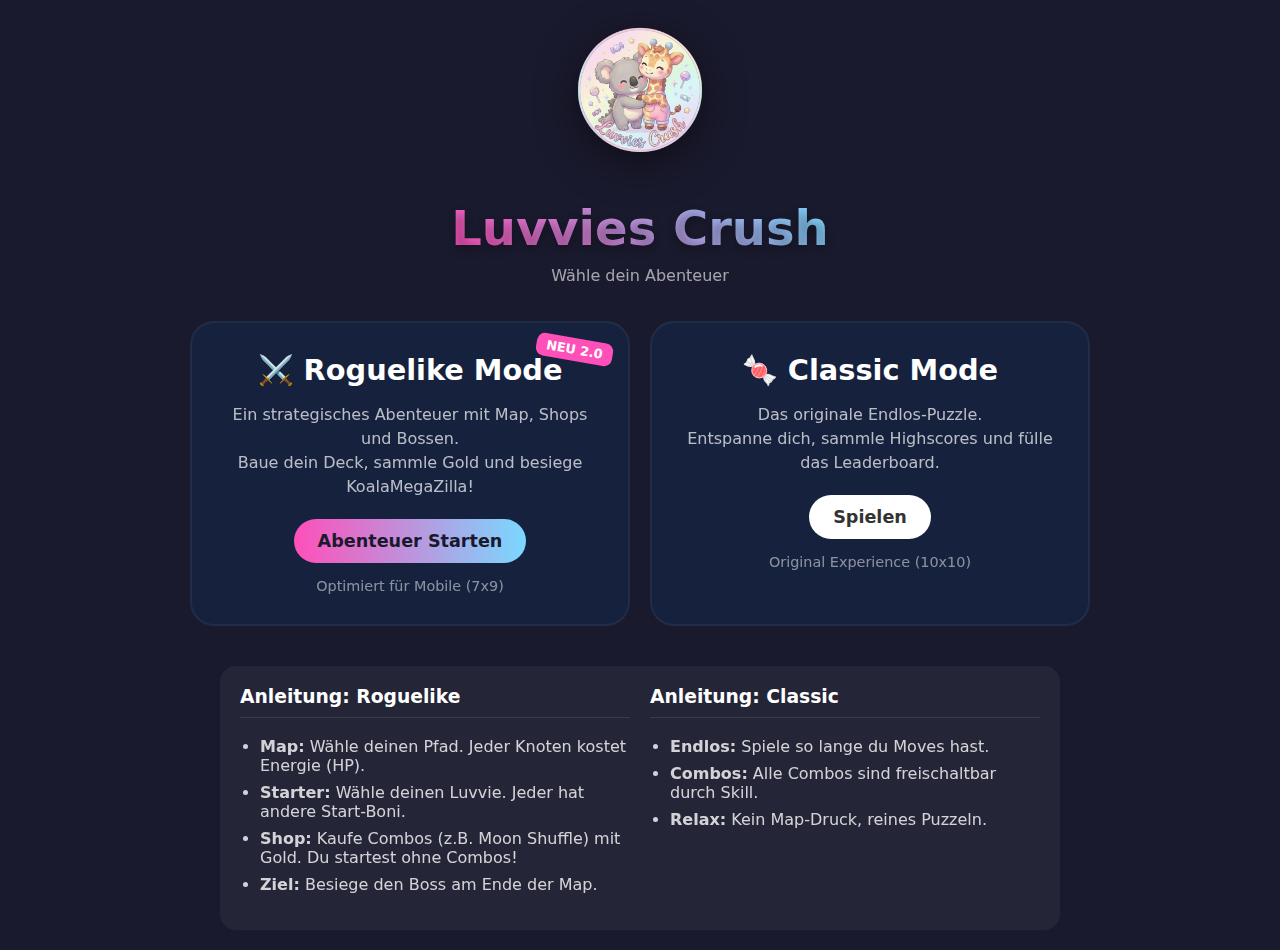
<file: index.html>
<!DOCTYPE html>
<html lang="de">
<head>
    <meta charset="utf-8">
    <meta name="viewport" content="width=device-width, initial-scale=1, user-scalable=no">
    <title>Luvvies Crush - Select Mode</title>
    <style>
        :root {
            --bg: #1a1a2e;
            --card: #16213e;
            --accent: #ff4fb9;
            --text: #fff;
        }
        body {
            margin: 0;
            font-family: ui-sans-serif, system-ui, -apple-system, sans-serif;
            background: var(--bg);
            color: var(--text);
            display: flex;
            flex-direction: column;
            align-items: center;
            min-height: 100vh;
            padding: 20px;
        }
        h1 {
            font-size: 3rem;
            margin: 20px 0 10px;
            background: linear-gradient(45deg, #ff4fb9, #7ad8ff);
            -webkit-background-clip: text;
            -webkit-text-fill-color: transparent;
            text-shadow: 0 4px 10px rgba(0,0,0,0.3);
        }
        .hero {
            width: 140px;
            filter: drop-shadow(0 10px 20px rgba(0,0,0,0.5));
            margin-bottom: 20px;
            animation: float 6s ease-in-out infinite;
        }
        @keyframes float { 0%,100%{transform:translateY(0)} 50%{transform:translateY(-10px)} }
        
        .mode-container {
            display: grid;
            grid-template-columns: repeat(auto-fit, minmax(300px, 1fr));
            gap: 20px;
            width: 100%;
            max-width: 900px;
            margin-top: 20px;
        }
        .card {
            background: var(--card);
            border-radius: 24px;
            padding: 30px;
            text-align: center;
            border: 2px solid rgba(255,255,255,0.05);
            transition: transform 0.2s, border-color 0.2s;
            cursor: pointer;
            text-decoration: none;
            color: inherit;
            position: relative;
            overflow: hidden;
        }
        .card:hover {
            transform: translateY(-5px);
            border-color: var(--accent);
        }
        .card h2 { margin: 0 0 10px; font-size: 1.8rem; }
        .card p { opacity: 0.7; line-height: 1.5; margin-bottom: 20px; }
        .btn {
            background: linear-gradient(90deg, #ff4fb9, #7ad8ff);
            border: none;
            padding: 12px 24px;
            border-radius: 99px;
            font-weight: bold;
            font-size: 1.1rem;
            color: #1a1a2e;
            display: inline-block;
        }
        .badge {
            position: absolute; top: 15px; right: 15px;
            background: #ff4fb9; color: white;
            font-weight: 900; font-size: 0.8rem;
            padding: 4px 10px; border-radius: 8px;
            transform: rotate(10deg);
        }

        .guide {
            margin-top: 40px;
            background: rgba(255,255,255,0.05);
            padding: 20px;
            border-radius: 16px;
            max-width: 800px;
            width: 100%;
        }
        .guide h3 { border-bottom: 1px solid rgba(255,255,255,0.1); padding-bottom: 10px; margin-top: 0; }
        .guide ul { padding-left: 20px; opacity: 0.8; }
        .guide li { margin-bottom: 8px; }
    </style>
</head>
<body>

    <img src="Luvvies/Luvvies-Logonew.png" alt="Logo" class="hero">
    <h1>Luvvies Crush</h1>
    <p style="opacity:0.6; margin-top:0;">Wähle dein Abenteuer</p>

    <div class="mode-container">
        <!-- ROGUELIKE (ROGUE.HTML) -->
        <a href="Rogue-waiting.html" class="card">
            <div class="badge">NEU 2.0</div>
            <h2>⚔️ Roguelike Mode</h2>
            <p>
                Ein strategisches Abenteuer mit Map, Shops und Bossen.<br>
                Baue dein Deck, sammle Gold und besiege KoalaMegaZilla!
            </p>
            <div class="btn">Abenteuer Starten</div>
            <div style="margin-top:15px; font-size:0.9rem; opacity:0.5;">Optimiert für Mobile (7x9)</div>
        </a>

        <!-- CLASSIC (CLASSIC.HTML) -->
        <a href="classic.html" class="card">
            <h2>🍬 Classic Mode</h2>
            <p>
                Das originale Endlos-Puzzle.<br>
                Entspanne dich, sammle Highscores und fülle das Leaderboard.
            </p>
            <div class="btn" style="background: white; color: #333;">Spielen</div>
            <div style="margin-top:15px; font-size:0.9rem; opacity:0.5;">Original Experience (10x10)</div>
        </a>
    </div>

    <div class="guide">
        <div style="display:grid; grid-template-columns: 1fr 1fr; gap:20px;">
            <div>
                <h3>Anleitung: Roguelike</h3>
                <ul>
                    <li><b>Map:</b> Wähle deinen Pfad. Jeder Knoten kostet Energie (HP).</li>
                    <li><b>Starter:</b> Wähle deinen Luvvie. Jeder hat andere Start-Boni.</li>
                    <li><b>Shop:</b> Kaufe Combos (z.B. Moon Shuffle) mit Gold. Du startest ohne Combos!</li>
                    <li><b>Ziel:</b> Besiege den Boss am Ende der Map.</li>
                </ul>
            </div>
            <div>
                <h3>Anleitung: Classic</h3>
                <ul>
                    <li><b>Endlos:</b> Spiele so lange du Moves hast.</li>
                    <li><b>Combos:</b> Alle Combos sind freischaltbar durch Skill.</li>
                    <li><b>Relax:</b> Kein Map-Druck, reines Puzzeln.</li>
                </ul>
            </div>
        </div>
    </div>

</body>
</html>
</file>
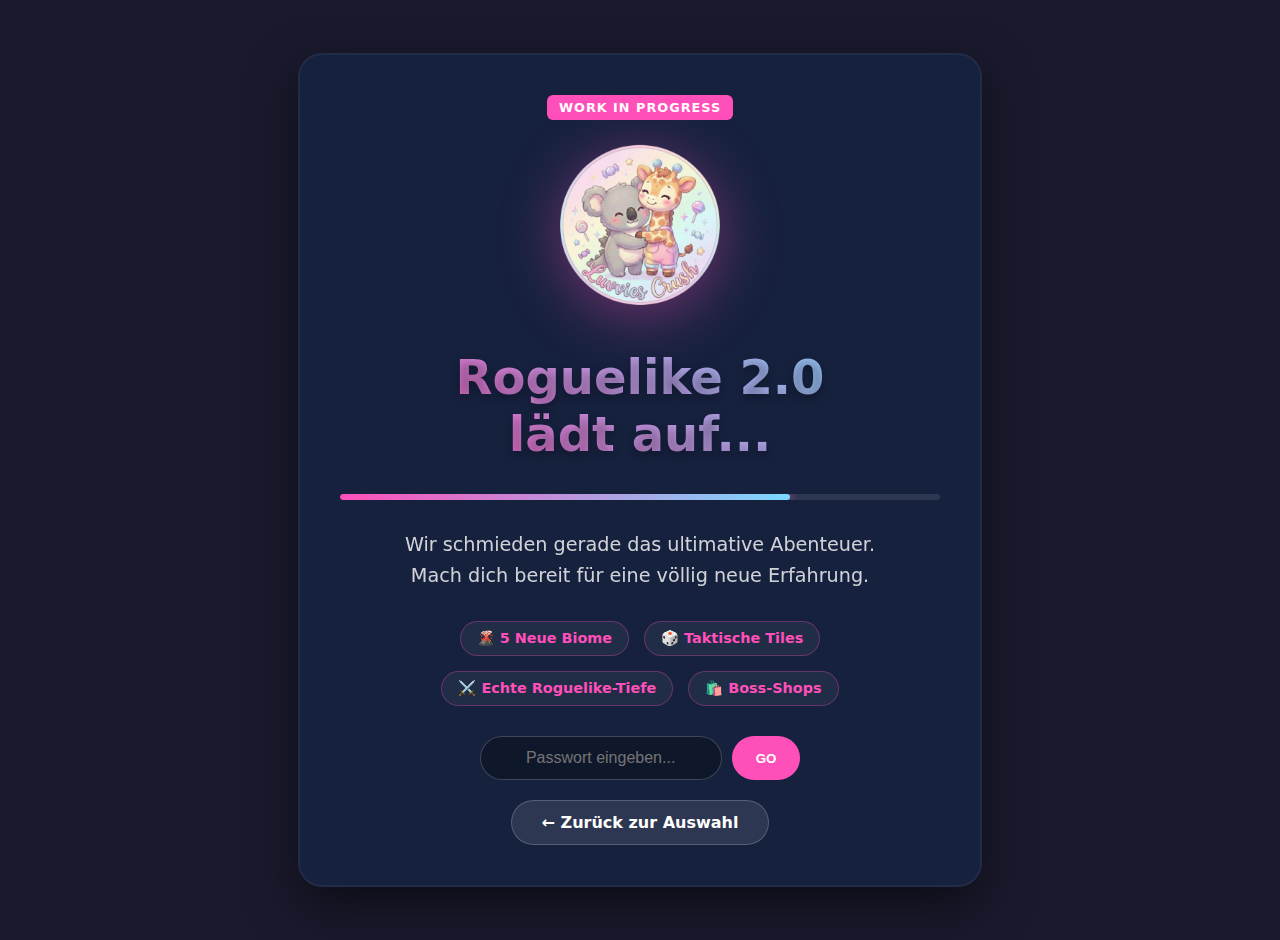
<file: Rogue-waiting.html>
<!DOCTYPE html>
<html lang="de">
<head>
    <meta charset="utf-8">
    <meta name="viewport" content="width=device-width, initial-scale=1, user-scalable=no">
    <title>Luvvies Crush - Roguelike Loading...</title>
    <style>
        :root {
            --bg: #1a1a2e;
            --card: #16213e;
            --accent: #ff4fb9;
            --accent-grad: linear-gradient(90deg, #ff4fb9, #7ad8ff);
            --text: #fff;
        }
        body {
            margin: 0;
            font-family: ui-sans-serif, system-ui, -apple-system, sans-serif;
            background: var(--bg);
            color: var(--text);
            display: flex;
            flex-direction: column;
            align-items: center;
            justify-content: center;
            min-height: 100vh;
            padding: 20px;
            text-align: center;
        }
        
        /* Wiederverwendete Styles für Konsistenz */
        h1 {
            font-size: 3rem;
            margin: 10px 0;
            background: linear-gradient(45deg, #ff4fb9, #7ad8ff);
            -webkit-background-clip: text;
            -webkit-text-fill-color: transparent;
            text-shadow: 0 4px 10px rgba(0,0,0,0.3);
            line-height: 1.2;
        }
        
        .hero {
            width: 180px; /* Etwas größer als auf der Startseite */
            filter: drop-shadow(0 10px 30px rgba(255, 79, 185, 0.4));
            margin-bottom: 20px;
            animation: float 6s ease-in-out infinite;
        }
        @keyframes float { 0%,100%{transform:translateY(0)} 50%{transform:translateY(-15px)} }

        .content-box {
            background: var(--card);
            border-radius: 24px;
            padding: 40px;
            max-width: 600px;
            width: 100%;
            border: 2px solid rgba(255,255,255,0.05);
            box-shadow: 0 20px 50px rgba(0,0,0,0.5);
            position: relative;
            overflow: hidden;
        }

        .tagline {
            font-size: 1.2rem;
            opacity: 0.8;
            margin-bottom: 30px;
            line-height: 1.6;
        }

        .features {
            display: flex;
            flex-wrap: wrap;
            justify-content: center;
            gap: 15px;
            margin-bottom: 30px;
        }

        .feature-pill {
            background: rgba(255, 255, 255, 0.05);
            padding: 8px 16px;
            border-radius: 50px;
            border: 1px solid rgba(255, 79, 185, 0.3);
            font-size: 0.9rem;
            color: #ff4fb9;
            font-weight: bold;
        }

        /* Ladebalken / Progress Bar */
        .progress-container {
            width: 100%;
            height: 6px;
            background: rgba(255,255,255,0.1);
            border-radius: 10px;
            margin: 30px 0;
            overflow: hidden;
            position: relative;
        }
        
        .progress-bar {
            height: 100%;
            width: 75%; /* Simulierter Fortschritt */
            background: var(--accent-grad);
            border-radius: 10px;
            box-shadow: 0 0 10px #ff4fb9;
            animation: pulse 2s infinite;
        }
        @keyframes pulse { 0%{opacity:0.8} 50%{opacity:1} 100%{opacity:0.8} }

        .btn {
            background: rgba(255,255,255,0.1);
            border: 1px solid rgba(255,255,255,0.2);
            padding: 12px 30px;
            border-radius: 99px;
            font-weight: bold;
            font-size: 1rem;
            color: #fff;
            text-decoration: none;
            display: inline-block;
            transition: all 0.3s;
        }
        .btn:hover {
            background: white;
            color: var(--bg);
        }

        .status-badge {
            display: inline-block;
            background: #ff4fb9;
            color: white;
            font-size: 0.8rem;
            font-weight: 900;
            padding: 5px 12px;
            border-radius: 6px;
            margin-bottom: 15px;
            letter-spacing: 1px;
            text-transform: uppercase;
        }

        .password-container {
            margin-bottom: 20px;
            display: flex;
            gap: 10px;
            justify-content: center;
        }
        .password-input {
            background: rgba(0,0,0,0.3);
            border: 1px solid rgba(255,255,255,0.2);
            padding: 12px 20px;
            border-radius: 99px;
            color: white;
            font-size: 1rem;
            outline: none;
            width: 200px;
            text-align: center;
        }
        .password-input:focus {
            border-color: var(--accent);
        }
        .password-btn {
            background: var(--accent);
            border: none;
            padding: 12px 24px;
            border-radius: 99px;
            font-weight: bold;
            color: white;
            cursor: pointer;
            transition: transform 0.2s;
        }
        .password-btn:hover {
            transform: scale(1.05);
        }

    </style>
</head>
<body>

    <div class="content-box">
        
        <div class="status-badge">Work in Progress</div>
        
        <br>
        <img src="Luvvies/Luvvies-Logonew.png" alt="Logo" class="hero">
        
        <h1>Roguelike 2.0<br>lädt auf...</h1>
        
        <div class="progress-container">
            <div class="progress-bar"></div>
        </div>

        <p class="tagline">
            Wir schmieden gerade das ultimative Abenteuer.<br>
            Mach dich bereit für eine völlig neue Erfahrung.
        </p>

        <div class="features">
            <div class="feature-pill">🌋 5 Neue Biome</div>
            <div class="feature-pill">🎲 Taktische Tiles</div>
            <div class="feature-pill">⚔️ Echte Roguelike-Tiefe</div>
            <div class="feature-pill">🛍️ Boss-Shops</div>
        </div>

        <div class="password-container">
            <input type="password" id="roguePass" class="password-input" placeholder="Passwort eingeben...">
            <button onclick="checkPass()" class="password-btn">GO</button>
        </div>

        <a href="index.html" class="btn">← Zurück zur Auswahl</a>
    </div>

    <script>
        function checkPass() {
            const pass = document.getElementById('roguePass').value;
            if(pass === 'Redmagic') {
                sessionStorage.setItem('rogueAccess', 'granted');
                window.location.href = 'rogue.html';
            } else {
                const inp = document.getElementById('roguePass');
                inp.style.borderColor = 'red';
                inp.animate([
                    { transform: 'translateX(0)' },
                    { transform: 'translateX(-10px)' },
                    { transform: 'translateX(10px)' },
                    { transform: 'translateX(0)' }
                ], { duration: 300 });
            }
        }
        
        document.getElementById('roguePass').addEventListener('keypress', function (e) {
            if (e.key === 'Enter') {
                checkPass();
            }
        });
    </script>
</body>
</html>
</file>
